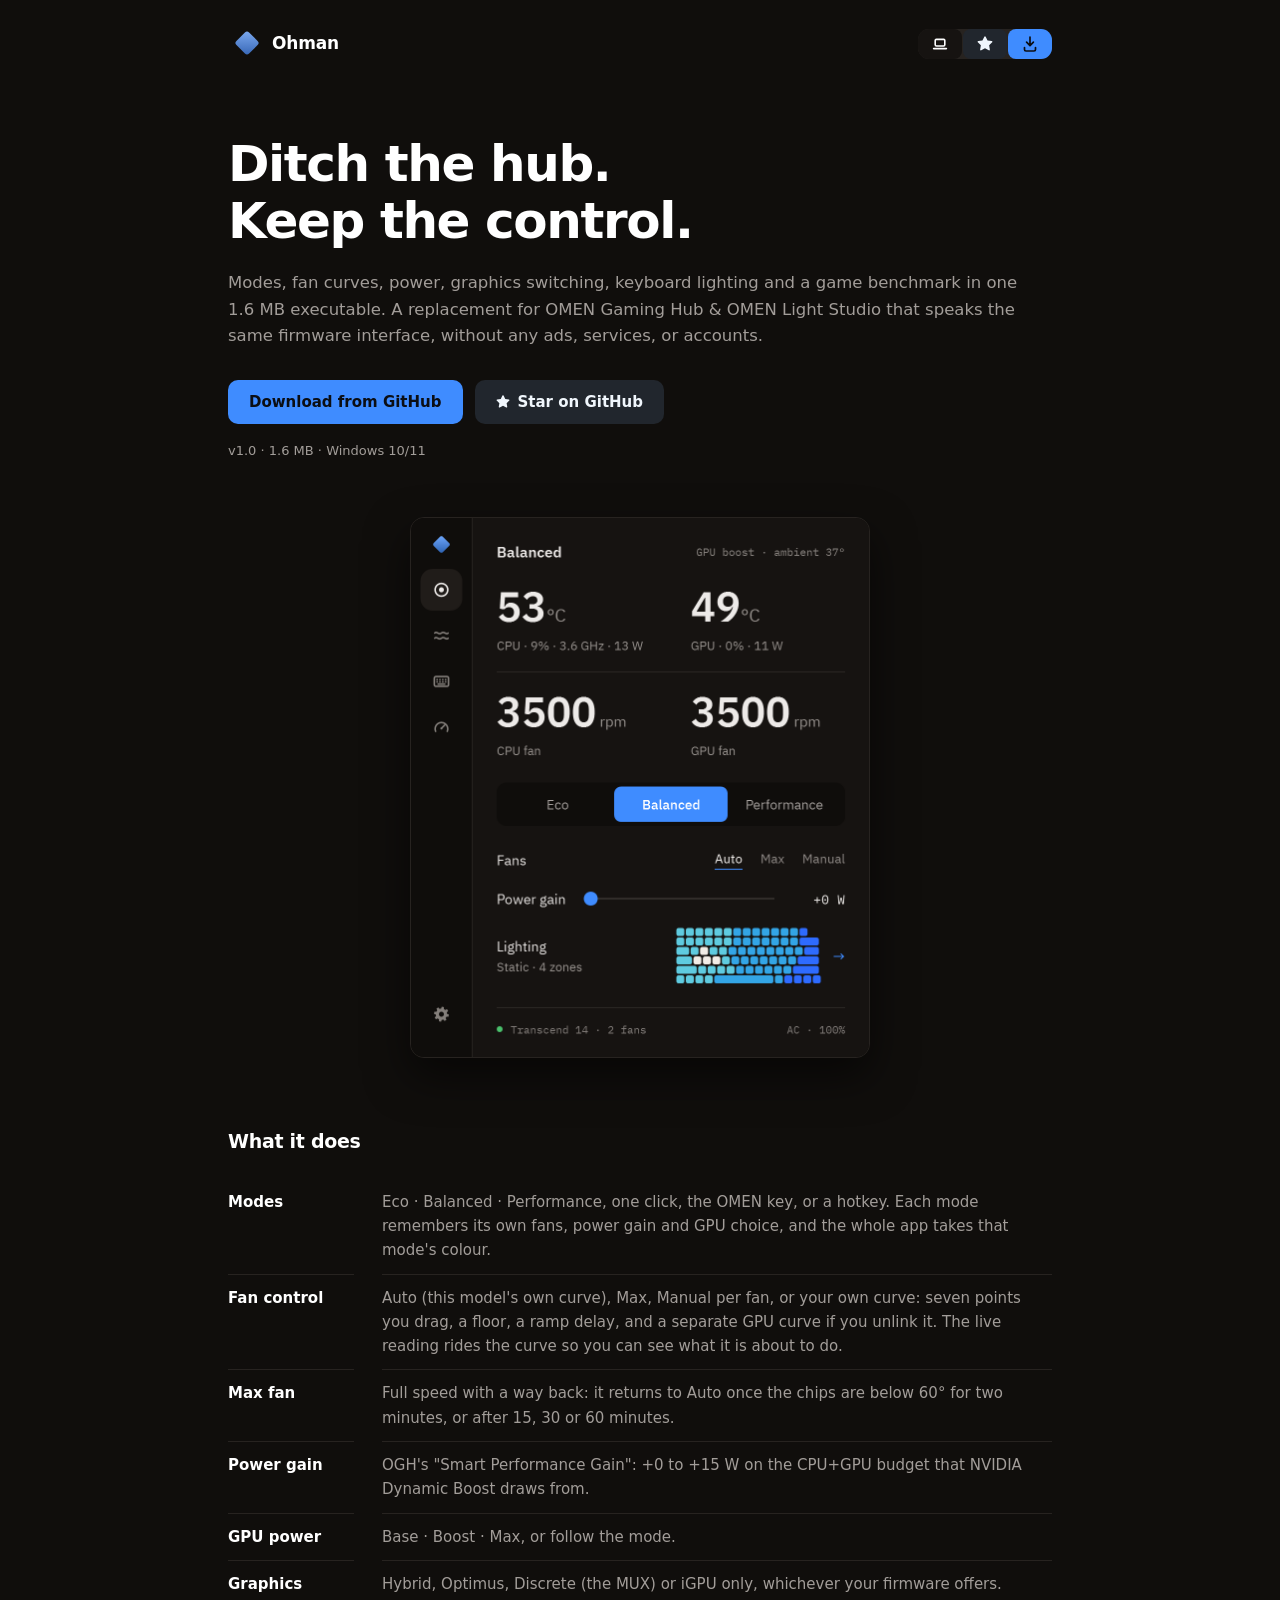
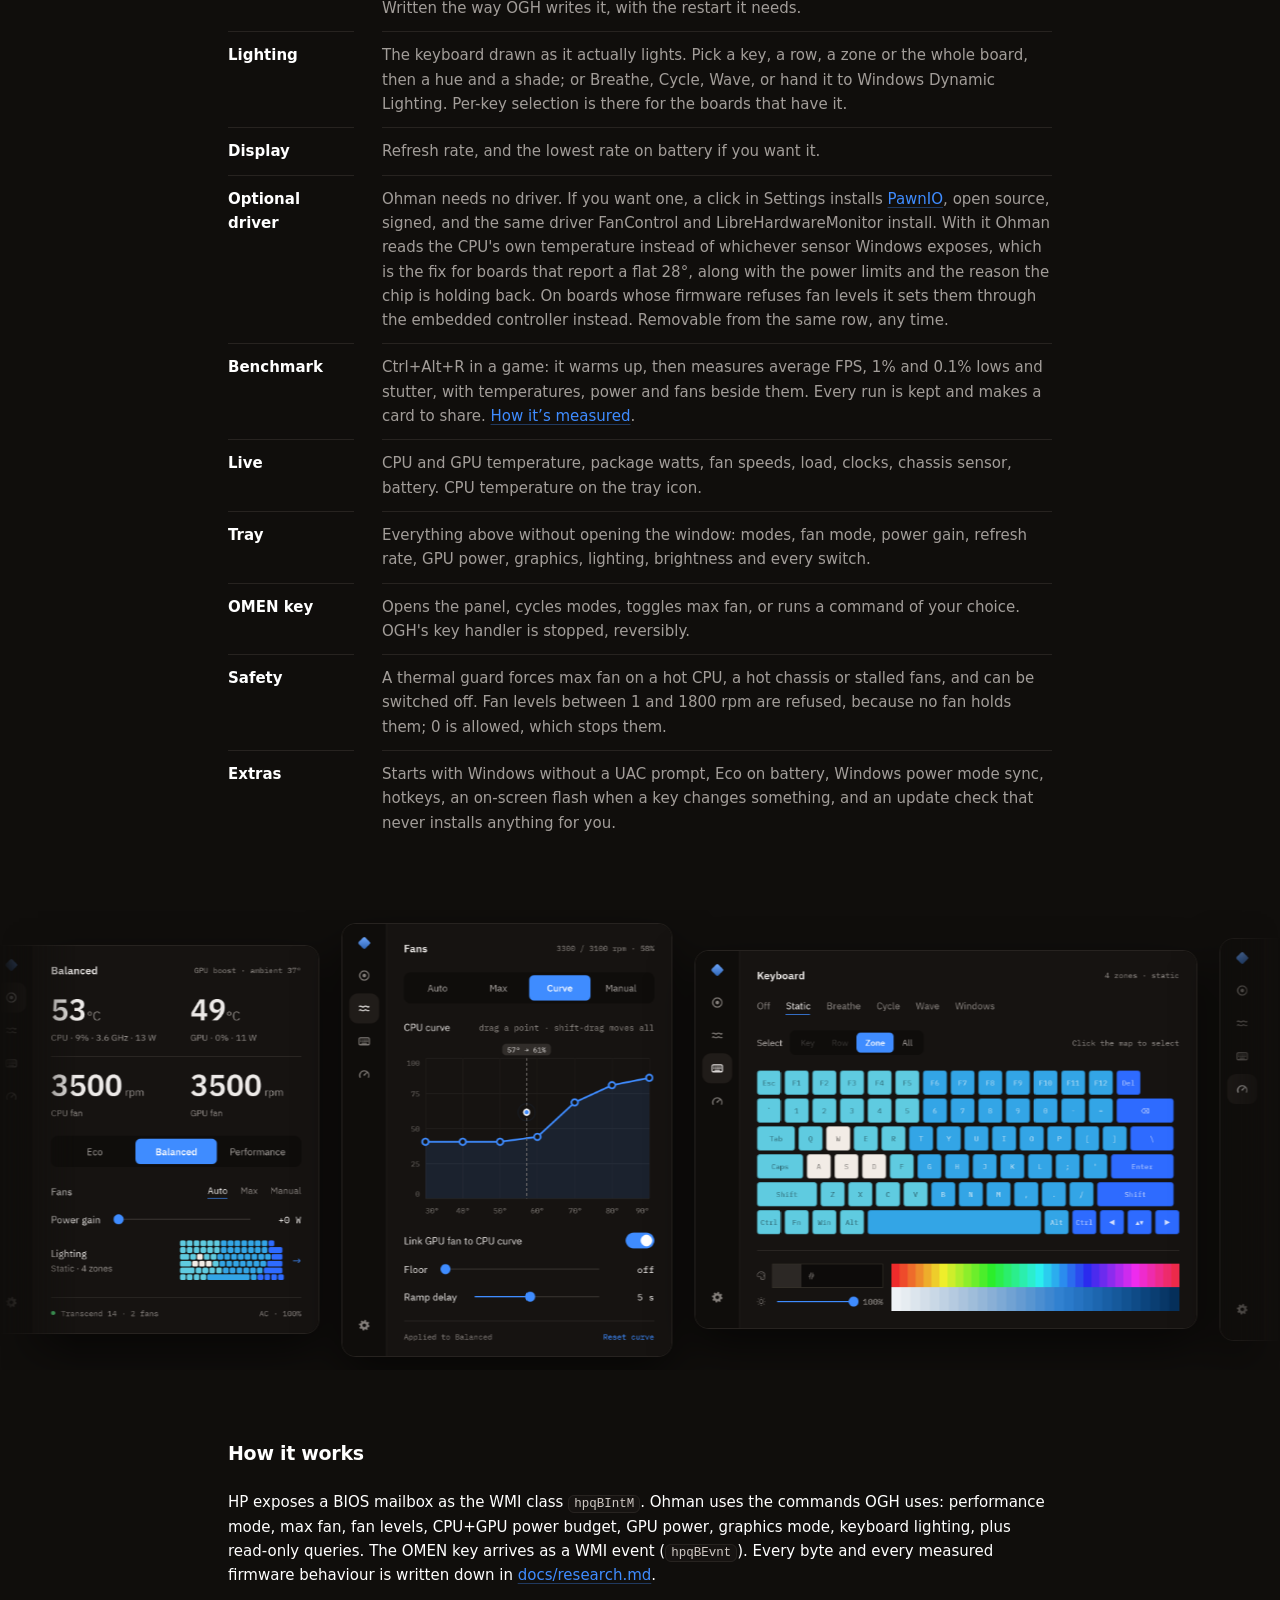
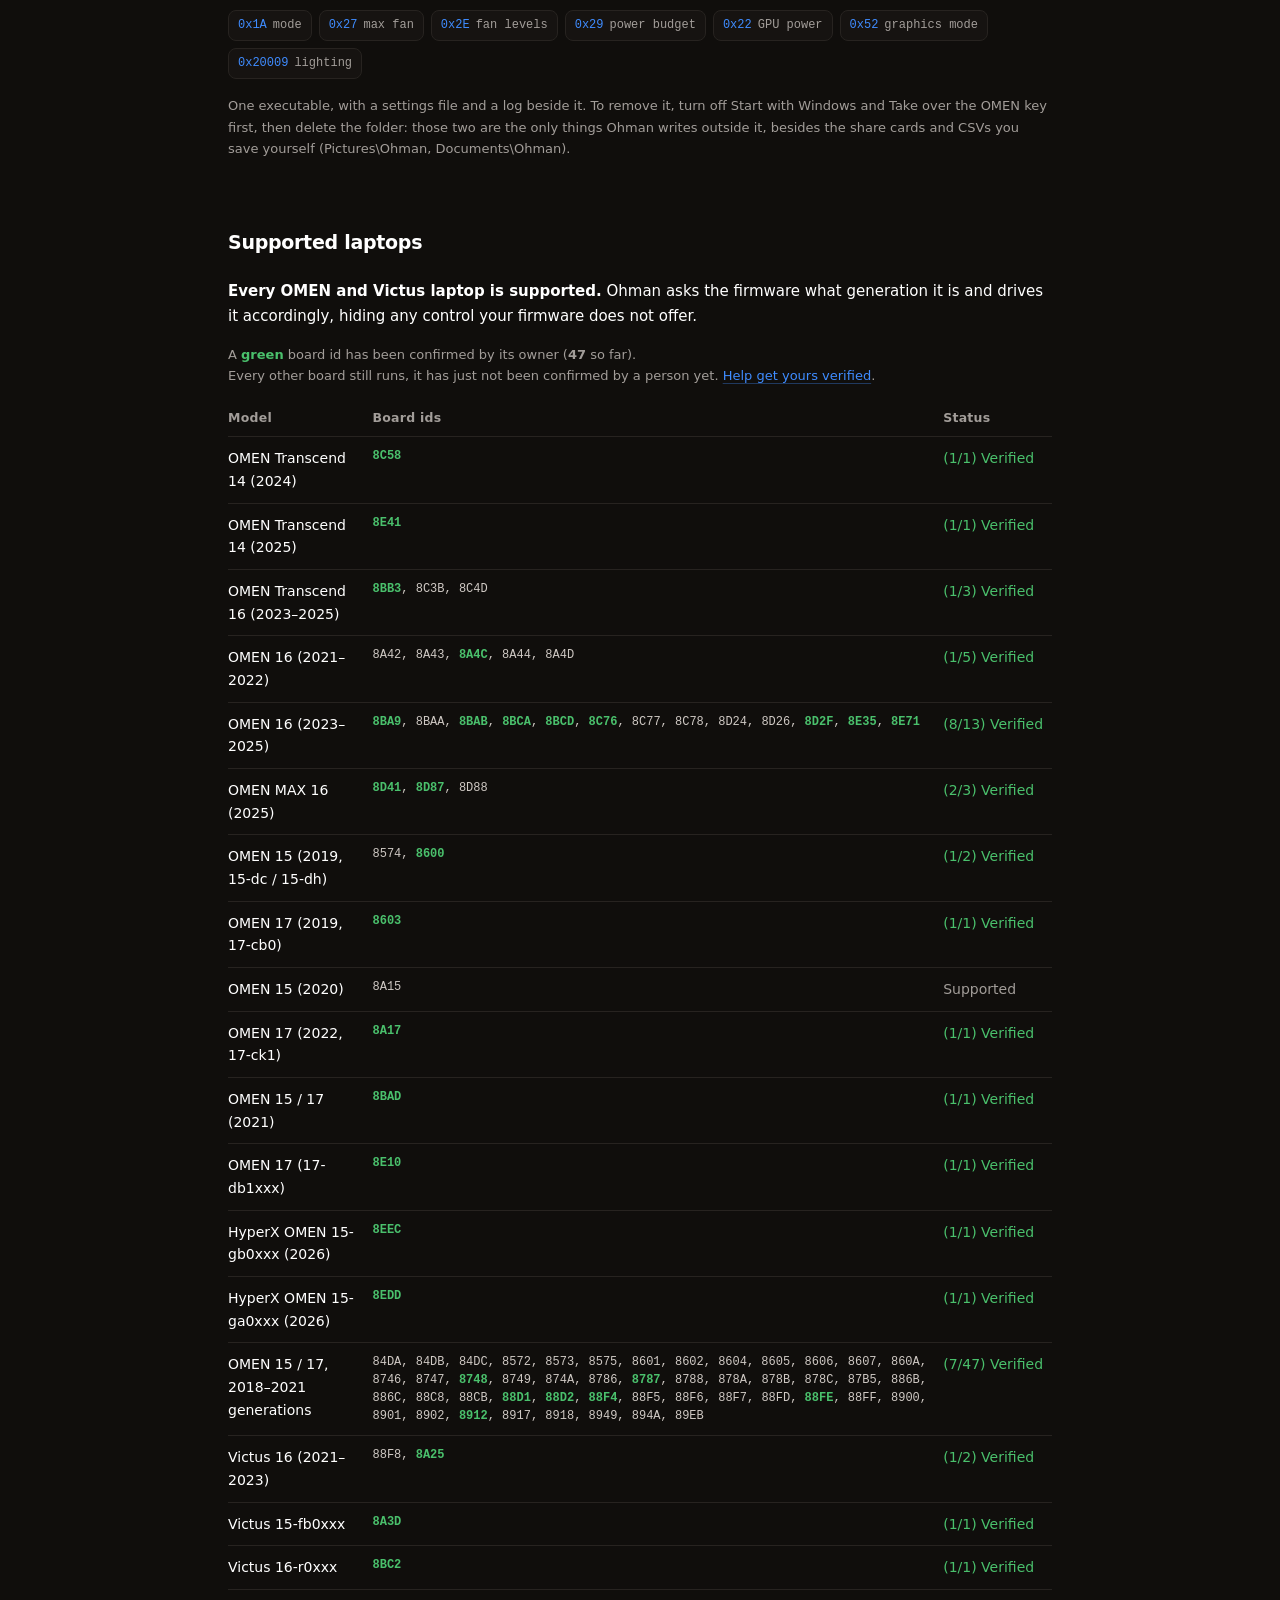
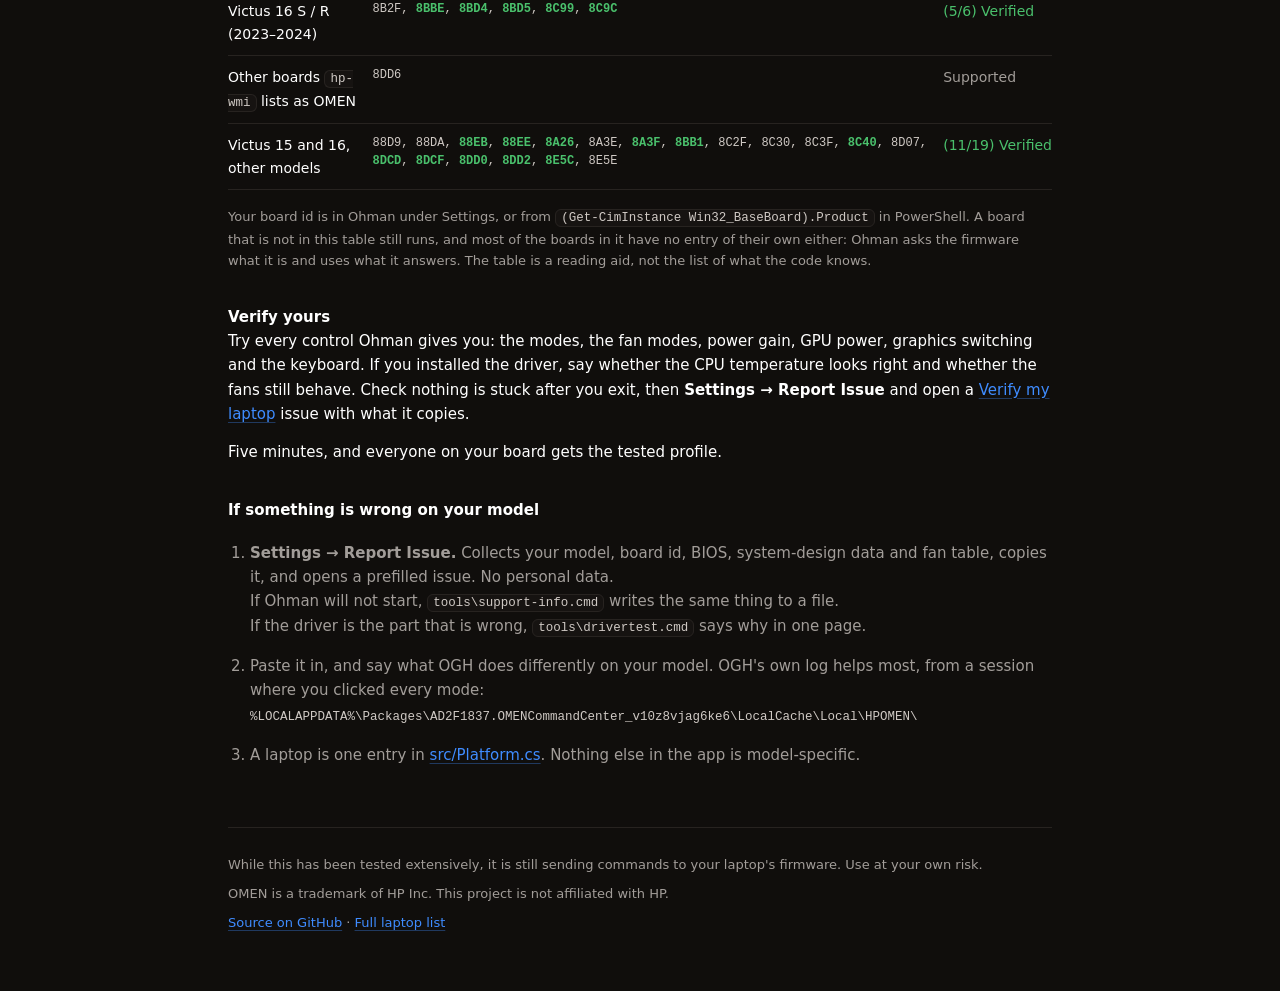
<file: docs/index.html>
﻿<!doctype html>
<!-- Source of truth for the site. Published to ohmanapp/ohmanapp.github.io, which is what GitHub Pages
     serves; this repository does not serve Pages itself. Editing here and forgetting to publish is the
     one way to get them out of step. -->
<html lang="en">
<head>
<meta charset="utf-8">
<meta name="viewport" content="width=device-width, initial-scale=1">
<meta name="color-scheme" content="dark">
<title>Ohman - OMEN Gaming Hub alternative for HP OMEN and Victus laptops</title>
<meta name="description" content="Modes, fan curves, power, graphics switching, keyboard lighting and a game benchmark in one 1.6 MB executable. A replacement for OMEN Gaming Hub and OMEN Light Studio that speaks the same firmware interface, without any ads, services, or accounts.">
<link rel="icon" href="data:image/svg+xml,%3Csvg xmlns='http://www.w3.org/2000/svg' viewBox='0 0 28 28'%3E%3Cdefs%3E%3ClinearGradient id='g' gradientUnits='userSpaceOnUse' x1='4' y1='4' x2='24' y2='24'%3E%3Cstop offset='0' stop-color='%238FBCFF'/%3E%3Cstop offset='1' stop-color='%232454A6'/%3E%3C/linearGradient%3E%3C/defs%3E%3Crect x='7.4' y='7.4' width='13.2' height='13.2' rx='2.2' fill='url(%23g)' transform='rotate(45 14 14)'/%3E%3C/svg%3E">
<meta property="og:title" content="Ohman">
<meta property="og:description" content="Ditch the Hub, keep the control. Modes, fan curves, power, graphics switching, keyboard lighting and a game benchmark in one 1.6 MB executable, without ads, services or accounts.">
<link rel="canonical" href="https://ohmanapp.github.io/">
<meta property="og:url" content="https://ohmanapp.github.io/">
<meta property="og:image" content="https://ohmanapp.github.io/hero.png">
<meta property="og:image:width" content="3840">
<meta property="og:image:height" content="1680">
<meta name="twitter:card" content="summary_large_image">
<style>
/* ---------- palette and tokens: dark only, one accent, warm neutrals to match the app ---------- */
:root{
  --bg:#100E0C;        /* canvas */
  --surface:#161311;   /* chips, code, quiet fills */
  --border:#272320;    /* the single 1px hairline */
  --border-hi:#37322E; /* hairline on hover */
  --text:#FFFFFF;      /* primary */
  --muted:#A29D99;     /* secondary, 8.4:1 on --bg */
  --dim:#CFC9C4;       /* inline code */
  --accent:#3F8CFF;
  --accent-hi:#6BA6FF;
  --ok:#4AC06C;
  --r:10px;            /* surface radius */
  --t:120ms ease;
  --mono:ui-monospace,"Cascadia Mono","Segoe UI Mono",Consolas,monospace;
}

/* ---------- base ---------- */
*,*::before,*::after{box-sizing:border-box}
html{-webkit-text-size-adjust:100%}
body{
  margin:0;
  background:var(--bg);
  color:var(--text);
  font-family:"Segoe UI Variable Text","Segoe UI",system-ui,sans-serif;
  font-size:15px;
  line-height:1.62;
  -webkit-font-smoothing:antialiased;
}
.wrap{max-width:880px;margin:0 auto;padding:0 28px}
a{
  color:var(--accent);
  text-decoration:underline;
  text-decoration-color:rgba(63,140,255,.34);
  text-underline-offset:3px;
  transition:color var(--t),text-decoration-color var(--t);
}
a:hover{color:var(--accent-hi);text-decoration-color:currentColor}
:focus-visible{outline:2px solid var(--accent);outline-offset:3px;border-radius:4px}
img{display:block}

/* ---------- 1. header row ---------- */
.bar{display:flex;align-items:center;justify-content:space-between;gap:16px;padding-top:24px}
.brand{display:flex;align-items:center;gap:11px;font-size:16px;font-weight:600;letter-spacing:-.01em}
/* the mark, and the joke the name is: hover it and it says what it is */
.mark{position:relative;width:38px;height:38px;flex:none}
.mark svg,.mark span{position:absolute;inset:0;transition:opacity 220ms ease,transform 320ms cubic-bezier(.22,1,.28,1)}
.mark span{font-size:28px;line-height:38px;text-align:center;opacity:0;transform:scale(.6) rotate(-18deg)}
.brand:hover .mark svg{opacity:0;transform:scale(.6) rotate(18deg)}
.brand:hover .mark span{opacity:1;transform:none}
.bar nav{display:flex;align-items:center;gap:6px}
.bar .out{padding:6px 10px;color:var(--muted);font-size:14px;text-decoration:none;border-radius:8px}
.bar .out:hover{color:var(--text);background:var(--surface)}
.bar .dl{
  display:inline-flex;align-items:center;gap:7px;
  padding:6px 12px;border-radius:8px;line-height:1.62;
  background:var(--accent);color:#0B0E14;
  font-size:14px;font-weight:600;text-decoration:none;
  transition:background-color var(--t);
}
.bar .dl:hover{background:var(--accent-hi)}
/* GitHub Primer dark: its own surface and border, so the button reads as GitHub's and not as ours */
.gh{
  --gh-bg:#21262D; --gh-bg-hi:#30363D; --gh-edge:rgba(240,246,252,.14); --gh-ink:#F0F6FC;
  background:var(--gh-bg);border:1px solid var(--gh-edge);color:var(--gh-ink);
}
.gh:hover{background:var(--gh-bg-hi);border-color:rgba(240,246,252,.24);color:var(--gh-ink)}
.gh .n{
  margin-left:2px;padding-left:9px;border-left:1px solid var(--gh-edge);
  font-variant-numeric:tabular-nums;color:var(--gh-ink);
}
.bar .gh{
  display:inline-flex;align-items:center;gap:7px;
  padding:5px 12px;border-radius:8px;line-height:1.62;
  font-size:14px;font-weight:600;text-decoration:none;
  transition:background-color var(--t),border-color var(--t);
}
.bar .gh svg{width:13px;height:13px;flex:none}
.bar .dl svg{width:13px;height:13px;flex:none}

/* The header is three glyphs in one strip at every width. The 1 px gap over the container's own border colour
   draws the dividers, so there are no per-segment borders to collapse; Download keeps the accent and GitHub keeps
   its own surface, so it still reads as three actions rather than one ambiguous control. Each of the three carries
   its own padding at a specificity the child selector cannot reach, which is why they are always set together. */
.bar nav{gap:1px;background:var(--border);border-radius:9px;overflow:hidden}
.bar nav > a{border:0;border-radius:0;gap:0}
.bar .out,.bar .gh,.bar .dl{padding:6px 12px}
.bar .out{display:inline-flex;align-items:center;background:var(--surface);color:var(--text)}
.bar .out svg{display:block}
.bar .gh{background:var(--gh-bg)}
.bar .out svg,.bar .gh svg,.bar .dl svg{width:14px;height:14px}
.bar .lbl,.bar .gh .n{display:none}

/* On a PC there is room for both to be a step larger. The strip is padded to the mark's own height rather than
   to whatever the glyph needs: centring alone left a 42 px brand beside a 32 px pill, which reads as two things
   at different scales instead of one navbar. Equal heights are what make it one row. */
@media (min-width:561px){
  .brand{font-size:17px;gap:4px}
  .mark{width:40px;height:40px}
  .mark span{font-size:30px;line-height:40px}
  .bar nav{border-radius:11px}
  .bar .out,.bar .gh,.bar .dl{padding:7px 14px}
  .bar .out svg,.bar .gh svg,.bar .dl svg{width:16px;height:16px}
}

/* ---------- 2. hero ---------- */
.hero{padding-top:72px}
h1{
  margin:0 0 20px;
  font-size:clamp(29px,6vw,50px);
  font-weight:600;
  line-height:1.14;
  letter-spacing:-.028em;
  text-wrap:balance;
}
.lede{margin:0;color:var(--muted);font-size:16.5px}

/* ---------- 3. buttons and meta ---------- */
.cta{display:flex;flex-wrap:wrap;gap:12px;margin-top:30px}
.btn{
  display:inline-flex;align-items:center;justify-content:center;gap:8px;
  height:44px;padding:0 20px;
  border:1px solid transparent;border-radius:var(--r);
  font:inherit;font-size:15px;font-weight:600;
  text-decoration:none;white-space:nowrap;
  transition:background-color var(--t),border-color var(--t),color var(--t);
}
.btn-primary{background:var(--accent);color:#0B0E14}      /* dark label keeps 6.9:1 on the accent */
.btn-primary:hover{background:var(--accent-hi);color:#0B0E14}   /* a:hover would paint the label the colour of the fill */
.btn-secondary{border-color:var(--border);color:var(--text)}
.btn-secondary:hover{border-color:var(--border-hi);background:var(--surface)}
.btn.gh .n{font-size:14px}
.btn svg{width:14px;height:14px;flex:none}
.count{color:var(--muted);font-weight:500;font-variant-numeric:tabular-nums}
.meta{margin:16px 0 0;color:var(--muted);font-size:13px}

/* ---------- 4. the hero shot, and the strip of screens ---------- */
.shot{
  width:100%;max-width:460px;height:auto;
  margin:56px auto 0;
  border:1px solid var(--border);border-radius:14px;
  box-shadow:0 18px 44px rgba(0,0,0,.55);
}

/* full-bleed: the only thing on the page that leaves the column */
.strip{
  margin:64px 0 0;width:100vw;position:relative;left:50%;transform:translateX(-50%);
  overflow:hidden;
  -webkit-mask-image:linear-gradient(90deg,transparent,#000 6%,#000 94%,transparent);
          mask-image:linear-gradient(90deg,transparent,#000 6%,#000 94%,transparent);
}
.strip-track{display:flex;align-items:center;width:max-content;animation:drift 64s linear infinite}
.strip:hover .strip-track{animation-play-state:paused}
/* One scale for all four, never one height: the window is a different size on every page and that is the point.
   Keyboard is the wide one and Settings the tall one, exactly as they are on screen. Widths are the window's own
   dimensions at 0.72; height follows from the image, so nothing is stretched.
   The spacing is a margin and not a gap, because a gap is not part of the track's width and the loop would land
   8px short every cycle. */
.strip img{
  height:auto;flex:none;margin-right:22px;
  border:1px solid var(--border);border-radius:14px;
  box-shadow:0 18px 44px rgba(0,0,0,.55);
}
.strip img[width="920"]{width:331px}
.strip img[width="1400"]{width:503px}
@keyframes drift{from{transform:translateX(0)}to{transform:translateX(calc(-100% / 3))}}
@media (prefers-reduced-motion:reduce){.strip-track{animation:none}.strip{overflow-x:auto}}
/* With the script running, the strip is a real sideways scroller that the script drifts (see the end of the page). */
.strip.live{overflow-x:auto;overflow-y:hidden;scrollbar-width:none;overscroll-behavior-x:contain;cursor:grab}
.strip.live::-webkit-scrollbar{display:none}
.strip.live .strip-track{animation:none;will-change:transform}
.strip.live.drag{cursor:grabbing}
.strip.live img{-webkit-user-drag:none;user-select:none}

/* ---------- sections ---------- */
section{margin-top:68px}
h2{margin:0 0 22px;font-size:19px;font-weight:600;letter-spacing:-.015em}
h3{margin:34px 0 0;font-size:15px;font-weight:600}
p{margin:0 0 14px}
p:last-child{margin-bottom:0}

/* ---------- 5. what it does: two columns ---------- */
.dl{display:grid;grid-template-columns:126px 1fr;column-gap:28px;margin:0}
.dl dt{padding:11px 0;font-weight:600}
.dl dd{margin:0;padding:11px 0;color:var(--muted)}
.dl dt:not(:first-of-type),.dl dd:not(:first-of-type){border-top:1px solid var(--border)}

/* ---------- 6. command chips: real opcodes ---------- */
.chips{display:flex;flex-wrap:wrap;gap:7px;margin:22px 0 0;padding:0;list-style:none}
.chips li{
  display:flex;align-items:baseline;gap:6px;
  padding:5px 9px;
  background:var(--surface);border:1px solid var(--border);border-radius:8px;
  font-family:var(--mono);font-size:12px;color:var(--muted);
}
.chips b{color:var(--accent);font-weight:400}

/* ---------- 7. code ---------- */
pre{
  margin:14px 0;padding:12px 14px;
  background:var(--surface);border:1px solid var(--border);border-radius:var(--r);
  overflow-x:auto;
}
pre code{font-size:13px;color:var(--dim)}
code{font-family:var(--mono)}
p code,li code,td code{
  padding:1px 5px;
  background:var(--surface);border:1px solid var(--border);border-radius:6px;
  font-size:12.5px;color:var(--dim);
}
/* long paths wrap mid-word, so they get no box to break across lines */
code.path{padding:0;background:none;border:0;overflow-wrap:anywhere}
ol{margin:18px 0 0;padding-left:22px;color:var(--muted)}
ol li{margin-bottom:16px}
ol li:last-child{margin-bottom:0}

/* ---------- 7b. laptops table ---------- */
.tablewrap{overflow-x:auto;margin-top:6px}
.models{width:100%;border-collapse:collapse;font-size:14px}
.models th{text-align:left;font-weight:600;padding:8px 12px 8px 0;border-bottom:1px solid var(--border);color:var(--muted);font-size:12.5px;letter-spacing:.02em}
.models td{padding:10px 12px 10px 0;border-bottom:1px solid var(--border);vertical-align:top}
.models td:last-child,.models th:last-child{padding-right:0}
.models td.st,.models th.st{white-space:nowrap}
.models td.ids{font-family:var(--mono);font-size:12px;color:var(--dim);line-height:1.5}
.models td.st{white-space:nowrap;color:var(--muted)}
.models td.st.v{color:var(--ok)}
.models .ids b.v,.note b.v{color:var(--ok);font-weight:600}
.note{margin-top:16px;color:var(--muted);font-size:13px}
/* the family names, so someone scanning finds their own laptop without reading board ids */
.fam{color:var(--text);font-size:15px}

/* ---------- 8. footer ---------- */
footer{
  margin-top:60px;padding:26px 0 60px;
  border-top:1px solid var(--border);
  color:var(--muted);font-size:13px;
}
footer p{margin:0 0 8px}

/* ---------- responsive: 360px up, no horizontal scroll ---------- */
@media (max-width:640px){
  .pair{grid-template-columns:1fr;gap:28px}
}
@media (max-width:560px){
  .dl{grid-template-columns:1fr}
  /* One rule per item, under the heading, binding it to its own text.
     Both selectors are spelled out because the base rule is .dl dd:not(:first-of-type), which out-specifies a
     plain .dl dd - so the old reset here never applied and dt and dd were each drawing a line. That was the
     pair of rules stacked either side of every heading on a phone. */
  .dl dt,.dl dt:not(:first-of-type){padding:22px 0 0;border-top:0}
  .dl dt:first-of-type{padding-top:0}
  .dl dd,.dl dd:not(:first-of-type){margin-top:7px;padding:9px 0 0;border-top:1px solid var(--border)}
  .brand{gap:6px}
}
@media (max-width:420px){
  .wrap{padding:0 18px}
  .cta{flex-direction:column;align-items:stretch}
  .btn{width:100%}
}
@media (prefers-reduced-motion:reduce){
  *{transition:none!important;animation:none!important}
}
</style>
</head>
<body>

<div class="wrap">

  <!-- 1. header -->
  <header class="bar">
    <span class="brand"><span class="mark" aria-hidden="true"><svg viewBox="0 0 28 28" width="38" height="38"><defs><linearGradient id="mk" gradientUnits="userSpaceOnUse" x1="4" y1="4" x2="24" y2="24"><stop offset="0" stop-color="#8FBCFF"/><stop offset="1" stop-color="#2454A6"/></linearGradient></defs><rect x="7.4" y="7.4" width="13.2" height="13.2" rx="2.2" fill="url(#mk)" transform="rotate(45 14 14)"/></svg><span>😮</span></span>Ohman</span>
    <nav>
      <a class="out" href="#laptops" aria-label="Supported laptops" title="Laptops Ohman supports">
        <svg viewBox="0 0 16 16" aria-hidden="true" fill="none" stroke="currentColor" stroke-width="1.6" stroke-linecap="round" stroke-linejoin="round"><rect x="3.2" y="3.4" width="9.6" height="6.6" rx="1.2"/><path d="M1.6 12.6h12.8"/></svg>
        <span class="lbl">Laptops</span>
      </a>
      <a class="gh" href="https://github.com/P4R1H/Ohman" aria-label="Ohman on GitHub" title="Ohman on GitHub">
        <svg viewBox="0 0 16 16" aria-hidden="true" fill="currentColor"><path d="M8 .25a.75.75 0 0 1 .673.418l1.882 3.815 4.21.612a.75.75 0 0 1 .416 1.279l-3.046 2.97.719 4.192a.751.751 0 0 1-1.088.791L8 12.347l-3.766 1.98a.75.75 0 0 1-1.088-.79l.72-4.194L.818 6.374a.75.75 0 0 1 .416-1.28l4.21-.611L7.327.668A.75.75 0 0 1 8 .25Z"/></svg>
        <span class="lbl">GitHub</span> <span class="n" id="starsNav" hidden></span>
      </a>
      <a class="dl" href="https://github.com/P4R1H/Ohman/releases/latest" aria-label="Download Ohman" title="Download the latest release">
        <svg viewBox="0 0 16 16" aria-hidden="true" fill="currentColor"><path d="M8 1v8.2M4.6 6.2L8 9.6l3.4-3.4" stroke="currentColor" stroke-width="1.7" fill="none" stroke-linecap="round" stroke-linejoin="round"/><path d="M2.5 11.5v2A1.5 1.5 0 0 0 4 15h8a1.5 1.5 0 0 0 1.5-1.5v-2" stroke="currentColor" stroke-width="1.7" fill="none" stroke-linecap="round"/></svg>
        <span class="lbl">Download</span>
      </a>
    </nav>
  </header>

  <main>

    <!-- 2. hero -->
    <div class="hero">
      <h1>Ditch the hub.<br>Keep the control.</h1>
      <p class="lede">Modes, fan curves, power, graphics switching, keyboard lighting and a game benchmark in one 1.6&nbsp;MB executable. A replacement for OMEN Gaming Hub &amp; OMEN Light Studio that speaks the same firmware interface, without any ads, services, or accounts.</p>

      <!-- 3. actions -->
      <div class="cta">
        <a class="btn btn-primary" href="https://github.com/P4R1H/Ohman/releases/latest">Download from GitHub</a>
        <a class="btn gh" href="https://github.com/P4R1H/Ohman">
          <svg viewBox="0 0 16 16" aria-hidden="true" fill="currentColor"><path d="M8 .25a.75.75 0 0 1 .673.418l1.882 3.815 4.21.612a.75.75 0 0 1 .416 1.279l-3.046 2.97.719 4.192a.751.751 0 0 1-1.088.791L8 12.347l-3.766 1.98a.75.75 0 0 1-1.088-.79l.72-4.194L.818 6.374a.75.75 0 0 1 .416-1.28l4.21-.611L7.327.668A.75.75 0 0 1 8 .25Z"/></svg>
          Star on GitHub <span class="n" id="stars" hidden></span>
        </a>
      </div>
      <p class="meta"><span id="ver">v1.0</span> &middot; <span id="size">1.6 MB</span> &middot; Windows 10/11</p>
    </div>

    <!-- 4. the app -->
    <img class="shot" src="home.png" width="920" height="1082"
         alt="The Ohman panel: Eco, Balanced and Performance buttons, live CPU and GPU temperatures and fan speeds, and rows for fans, power gain and keyboard lighting.">

    <!-- 5. what it does -->
    <section aria-labelledby="what">
      <h2 id="what">What it does</h2>
      <dl class="dl">
        <dt>Modes</dt>
        <dd>Eco &middot; Balanced &middot; Performance, one click, the OMEN key, or a hotkey. Each mode remembers its own fans, power gain and GPU choice, and the whole app takes that mode's colour.</dd>
        <dt>Fan control</dt>
        <dd>Auto (this model's own curve), Max, Manual per fan, or your own curve: seven points you drag, a floor, a ramp delay, and a separate GPU curve if you unlink it. The live reading rides the curve so you can see what it is about to do.</dd>
        <dt>Max fan</dt>
        <dd>Full speed with a way back: it returns to Auto once the chips are below 60&deg; for two minutes, or after 15, 30 or 60 minutes.</dd>
        <dt>Power gain</dt>
        <dd>OGH's "Smart Performance Gain": +0 to +15&nbsp;W on the CPU+GPU budget that NVIDIA Dynamic Boost draws from.</dd>
        <dt>GPU power</dt>
        <dd>Base &middot; Boost &middot; Max, or follow the mode.</dd>
        <dt>Graphics</dt>
        <dd>Hybrid, Optimus, Discrete (the MUX) or iGPU&nbsp;only, whichever your firmware offers. Written the way OGH writes it, with the restart it needs.</dd>
        <dt>Lighting</dt>
        <dd>The keyboard drawn as it actually lights. Pick a key, a row, a zone or the whole board, then a hue and a shade; or Breathe, Cycle, Wave, or hand it to Windows Dynamic Lighting. Per-key selection is there for the boards that have it.</dd>
        <dt>Display</dt>
        <dd>Refresh rate, and the lowest rate on battery if you want it.</dd>
        <dt>Optional driver</dt>
        <dd>Ohman needs no driver. If you want one, a click in Settings installs <a href="https://pawnio.eu">PawnIO</a>, open source, signed, and the same driver FanControl and LibreHardwareMonitor install. With it Ohman reads the CPU's own temperature instead of whichever sensor Windows exposes, which is the fix for boards that report a flat 28&deg;, along with the power limits and the reason the chip is holding back. On boards whose firmware refuses fan levels it sets them through the embedded controller instead. Removable from the same row, any time.</dd>
        <dt>Benchmark</dt>
        <dd>Ctrl+Alt+R in a game: it warms up, then measures average FPS, 1% and 0.1% lows and stutter, with temperatures, power and fans beside them. Every run is kept and makes a card to share. <a href="https://github.com/P4R1H/Ohman/blob/main/docs/benchmark.md">How it&rsquo;s measured</a>.</dd>
        <dt>Live</dt>
        <dd>CPU and GPU temperature, package watts, fan speeds, load, clocks, chassis sensor, battery. CPU temperature on the tray icon.</dd>
        <dt>Tray</dt>
        <dd>Everything above without opening the window: modes, fan mode, power gain, refresh rate, GPU power, graphics, lighting, brightness and every switch.</dd>
        <dt>OMEN key</dt>
        <dd>Opens the panel, cycles modes, toggles max fan, or runs a command of your choice. OGH's key handler is stopped, reversibly.</dd>
        <dt>Safety</dt>
        <dd>A thermal guard forces max fan on a hot CPU, a hot chassis or stalled fans, and can be switched off. Fan levels between 1&nbsp;and 1800&nbsp;rpm are refused, because no fan holds them; 0 is allowed, which stops them.</dd>
        <dt>Extras</dt>
        <dd>Starts with Windows without a UAC prompt, Eco on battery, Windows power mode sync, hotkeys, an on-screen flash when a key changes something, and an update check that never installs anything for you.</dd>
      </dl>

    </section>

    <!-- every screen, at one height so each keeps its own shape; three copies so the loop never shows a seam -->
    <div class="strip" aria-label="The five pages of the Ohman window">
      <div class="strip-track">
        <img src="home.png" width="920" height="1082" alt="The Home page: modes, live temperatures and fan speeds, power gain and a lighting preview.">
        <img src="fans.png" width="920" height="1208" alt="The Fans page: Auto, Max, Curve and Manual, with a draggable seven-point curve.">
        <img src="keyboard.png" width="1400" height="1054" alt="The Keyboard page: the board in its real zone colours, with hue and shade strips.">
        <img src="bench.png" width="920" height="1122" alt="The Benchmark page: a finished run, its FPS beside the runs before it, the FPS graph and frame times, temperatures, power and fans.">
        <img src="settings.png" width="920" height="1280" alt="The Settings page: the OMEN key, power, display and app sections.">
        <img src="home.png" width="920" height="1082" alt="" aria-hidden="true">
        <img src="fans.png" width="920" height="1208" alt="" aria-hidden="true">
        <img src="keyboard.png" width="1400" height="1054" alt="" aria-hidden="true">
        <img src="bench.png" width="920" height="1122" alt="" aria-hidden="true">
        <img src="settings.png" width="920" height="1280" alt="" aria-hidden="true">
        <img src="home.png" width="920" height="1082" alt="" aria-hidden="true">
        <img src="fans.png" width="920" height="1208" alt="" aria-hidden="true">
        <img src="keyboard.png" width="1400" height="1054" alt="" aria-hidden="true">
        <img src="bench.png" width="920" height="1122" alt="" aria-hidden="true">
        <img src="settings.png" width="920" height="1280" alt="" aria-hidden="true">
      </div>
    </div>

    <!-- 6. how it works -->
    <section aria-labelledby="how">
      <h2 id="how">How it works</h2>
      <p>HP exposes a BIOS mailbox as the WMI class <code>hpqBIntM</code>. Ohman uses the commands OGH uses: performance mode, max fan, fan levels, CPU+GPU power budget, GPU power, graphics mode, keyboard lighting, plus read-only queries. The OMEN key arrives as a WMI event (<code>hpqBEvnt</code>). Every byte and every measured firmware behaviour is written down in <a href="https://github.com/P4R1H/Ohman/blob/main/docs/research.md">docs/research.md</a>.</p>
      <ul class="chips">
        <li><b>0x1A</b> mode</li>
        <li><b>0x27</b> max fan</li>
        <li><b>0x2E</b> fan levels</li>
        <li><b>0x29</b> power budget</li>
        <li><b>0x22</b> GPU power</li>
        <li><b>0x52</b> graphics mode</li>
        <li><b>0x20009</b> lighting</li>
      </ul>
      <p class="note">One executable, with a settings file and a log beside it. To remove it, turn off Start with Windows and Take over the OMEN key first, then delete the folder: those two are the only things Ohman writes outside it, besides the share cards and CSVs you save yourself (Pictures\Ohman, Documents\Ohman).</p>
    </section>

    <!-- 7b. laptops -->
    <section aria-labelledby="laptops">
      <h2 id="laptops">Supported laptops</h2>
      <p><b>Every OMEN and Victus laptop is supported.</b> Ohman asks the firmware what generation it is and
      drives it accordingly, hiding any control your firmware does not offer.</p>


      <p class="note">A <b class="v">green</b> board id has been confirmed by its owner (<b id="nverified">47</b> so far).<br>
      Every other board still runs, it has just not been
      confirmed by a person yet. <a href="#verify">Help get yours verified</a>.</p>

      <div class="tablewrap">
      <table class="models">
        <thead><tr><th>Model</th><th>Board ids</th><th class="st">Status</th></tr></thead>
        <tbody>
        <tr><td>OMEN Transcend 14 (2024)</td><td class="ids"><b class="v">8C58</b></td><td class="st v">(1/1) Verified</td></tr>
        <tr><td>OMEN Transcend 14 (2025)</td><td class="ids"><b class="v">8E41</b></td><td class="st v">(1/1) Verified</td></tr>
        <tr><td>OMEN Transcend 16 (2023&ndash;2025)</td><td class="ids"><b class="v">8BB3</b>, 8C3B, 8C4D</td><td class="st v">(1/3) Verified</td></tr>
        <tr><td>OMEN 16 (2021&ndash;2022)</td><td class="ids">8A42, 8A43, <b class="v">8A4C</b>, 8A44, 8A4D</td><td class="st v">(1/5) Verified</td></tr>
        <tr><td>OMEN 16 (2023&ndash;2025)</td><td class="ids"><b class="v">8BA9</b>, 8BAA, <b class="v">8BAB</b>, <b class="v">8BCA</b>, <b class="v">8BCD</b>, <b class="v">8C76</b>, 8C77, 8C78, 8D24, 8D26, <b class="v">8D2F</b>, <b class="v">8E35</b>, <b class="v">8E71</b></td><td class="st v">(8/13) Verified</td></tr>
        <tr><td>OMEN MAX 16 (2025)</td><td class="ids"><b class="v">8D41</b>, <b class="v">8D87</b>, 8D88</td><td class="st v">(2/3) Verified</td></tr>
        <tr><td>OMEN 15 (2019, 15-dc / 15-dh)</td><td class="ids">8574, <b class="v">8600</b></td><td class="st v">(1/2) Verified</td></tr>
        <tr><td>OMEN 17 (2019, 17-cb0)</td><td class="ids"><b class="v">8603</b></td><td class="st v">(1/1) Verified</td></tr>
        <tr><td>OMEN 15 (2020)</td><td class="ids">8A15</td><td class="st">Supported</td></tr>
        <tr><td>OMEN 17 (2022, 17-ck1)</td><td class="ids"><b class="v">8A17</b></td><td class="st v">(1/1) Verified</td></tr>
        <tr><td>OMEN 15 / 17 (2021)</td><td class="ids"><b class="v">8BAD</b></td><td class="st v">(1/1) Verified</td></tr>
        <tr><td>OMEN 17 (17-db1xxx)</td><td class="ids"><b class="v">8E10</b></td><td class="st v">(1/1) Verified</td></tr>
        <tr><td>HyperX OMEN 15-gb0xxx (2026)</td><td class="ids"><b class="v">8EEC</b></td><td class="st v">(1/1) Verified</td></tr>
        <tr><td>HyperX OMEN 15-ga0xxx (2026)</td><td class="ids"><b class="v">8EDD</b></td><td class="st v">(1/1) Verified</td></tr>
        <tr><td>OMEN 15 / 17, 2018&ndash;2021 generations</td><td class="ids">84DA, 84DB, 84DC, 8572, 8573, 8575, 8601, 8602, 8604, 8605, 8606, 8607, 860A, 8746, 8747, <b class="v">8748</b>, 8749, 874A, 8786, <b class="v">8787</b>, 8788, 878A, 878B, 878C, 87B5, 886B, 886C, 88C8, 88CB, <b class="v">88D1</b>, <b class="v">88D2</b>, <b class="v">88F4</b>, 88F5, 88F6, 88F7, 88FD, <b class="v">88FE</b>, 88FF, 8900, 8901, 8902, <b class="v">8912</b>, 8917, 8918, 8949, 894A, 89EB</td><td class="st v">(7/47) Verified</td></tr>
        <tr><td>Victus 16 (2021&ndash;2023)</td><td class="ids">88F8, <b class="v">8A25</b></td><td class="st v">(1/2) Verified</td></tr>
        <tr><td>Victus 15-fb0xxx</td><td class="ids"><b class="v">8A3D</b></td><td class="st v">(1/1) Verified</td></tr>
        <tr><td>Victus 16-r0xxx</td><td class="ids"><b class="v">8BC2</b></td><td class="st v">(1/1) Verified</td></tr>
        <tr><td>Victus 16 S / R (2023&ndash;2024)</td><td class="ids">8B2F, <b class="v">8BBE</b>, <b class="v">8BD4</b>, <b class="v">8BD5</b>, <b class="v">8C99</b>, <b class="v">8C9C</b></td><td class="st v">(5/6) Verified</td></tr>
        <tr><td>Other boards <code>hp-wmi</code> lists as OMEN</td><td class="ids">8DD6</td><td class="st">Supported</td></tr>
        <tr><td>Victus 15 and 16, other models</td><td class="ids">88D9, 88DA, <b class="v">88EB</b>, <b class="v">88EE</b>, <b class="v">8A26</b>, 8A3E, <b class="v">8A3F</b>, <b class="v">8BB1</b>, 8C2F, 8C30, 8C3F, <b class="v">8C40</b>, 8D07, <b class="v">8DCD</b>, <b class="v">8DCF</b>, <b class="v">8DD0</b>, <b class="v">8DD2</b>, <b class="v">8E5C</b>, 8E5E</td><td class="st v">(11/19) Verified</td></tr>
        </tbody>
      </table>
      </div>
      <p class="note">Your board id is in Ohman under Settings, or from <code>(Get-CimInstance Win32_BaseBoard).Product</code> in PowerShell. A board that is not in this table still runs, and most of the boards in it have no entry of their own either: Ohman asks the firmware what it is and uses what it answers. The table is a reading aid, not the list of what the code knows.</p>

      <h3 id="verify">Verify yours</h3>
      <p>Try every control Ohman gives you: the modes, the fan modes, power gain, GPU power, graphics switching and
      the keyboard. If you installed the driver, say whether the CPU temperature looks right and whether the fans
      still behave. Check nothing is stuck after you exit, then <b>Settings &rarr; Report Issue</b> and open a
      <a href="https://github.com/P4R1H/Ohman/issues/new?template=verify-laptop.yml">Verify my laptop</a> issue with what it copies.</p>

      <p>Five minutes, and everyone on your board gets the tested profile.</p>

      <h3>If something is wrong on your model</h3>
      <ol>
        <li><b>Settings &rarr; Report Issue.</b> Collects your model, board id, BIOS, system-design data and fan table, copies it, and opens a prefilled issue. No personal data.
          <br>If Ohman will not start, <code>tools\support-info.cmd</code> writes the same thing to a file.
          <br>If the driver is the part that is wrong, <code>tools\drivertest.cmd</code> says why in one page.</li>
        <li>Paste it in, and say what OGH does differently on your model. OGH's own log helps most, from a session where you clicked every mode: <code class="path">%LOCALAPPDATA%\Packages\AD2F1837.OMENCommandCenter_v10z8vjag6ke6\LocalCache\Local\HPOMEN\</code></li>
        <li>A laptop is one entry in <a href="https://github.com/P4R1H/Ohman/blob/main/src/Platform.cs">src/Platform.cs</a>. Nothing else in the app is model-specific.</li>
      </ol>
    </section>

  </main>

  <!-- 8. footer -->
  <footer>
    <p>While this has been tested extensively, it is still sending commands to your laptop's firmware. Use at your own risk.</p>
    <p>OMEN is a trademark of HP Inc. This project is not affiliated with HP.</p>
    <p><a href="https://github.com/P4R1H/Ohman">Source on GitHub</a> &middot; <a href="https://github.com/P4R1H/Ohman/blob/main/docs/laptops.md">Full laptop list</a></p>
  </footer>

</div>

<script>
/* Fill in the real version, asset size and star count. Static text stays if anything fails. */
(function () {
  if (!window.fetch) return;
  var api = 'https://api.github.com/repos/P4R1H/Ohman';
  var get = function (url) {
    return fetch(url, { headers: { Accept: 'application/vnd.github+json' } })
      .then(function (r) { return r.ok ? r.json() : Promise.reject(r.status); });
  };
  var set = function (id, text) {
    var el = document.getElementById(id);
    if (el && text) { el.textContent = text; }
  };
  get(api + '/releases/latest').then(function (d) {
    var tag = (d.tag_name || '').trim();
    if (tag) set('ver', tag.charAt(0) === 'v' ? tag : 'v' + tag);
    var exe = (d.assets || []).filter(function (a) { return /\.exe$/i.test(a.name || ''); })[0];
    // Over a megabyte, say megabytes: "1237 KB" is accurate and reads like a mistake.
    if (exe && exe.size) {
      var kb = exe.size / 1024;
      set('size', kb >= 1024 ? (kb / 1024).toFixed(1) + ' MB' : Math.round(kb) + ' KB');
    }
  })['catch'](function () {});
  get(api).then(function (d) {
    var n = d.stargazers_count;
    if (typeof n !== 'number') { return; }
    var text = n.toLocaleString('en-US');
    ['stars', 'starsNav'].forEach(function (id) {
      var el = document.getElementById(id);
      if (!el) { return; }
      el.textContent = text;
      el.hidden = false;          // a repository with no stars yet shows the button without a count
    });
  })['catch'](function () {});

  // The count comes from the table below rather than a number written into the sentence, because the sentence
  // said "two" for a week after the fifth owner confirmed theirs.
  (function () {
    var n = document.querySelectorAll('table.models .ids b.v').length;
    var el = document.getElementById('nverified');
    if (!el || !n) { return; }
    var words = ['no', 'One', 'Two', 'Three', 'Four', 'Five', 'Six', 'Seven', 'Eight', 'Nine', 'Ten',
                 'Eleven', 'Twelve'];
    el.textContent = n < words.length ? words[n].toLowerCase() : String(n);
  })();
})();

/* The strip of screens drifts by itself, and gives way to a hand: a sideways swipe, a trackpad scroll or a drag
   moves it like any scroller, and the drift picks up from wherever it was left once the hand is gone. Without
   this script (or with reduced motion) the CSS above still runs it. The position is the scroller's own scrollLeft
   plus a sub-pixel transform, so the drift stays as smooth as the CSS animation it replaces. */
(function () {
  var strip = document.querySelector('.strip'), track = strip && strip.querySelector('.strip-track');
  if (!track || !window.requestAnimationFrame) { return; }
  if (window.matchMedia && matchMedia('(prefers-reduced-motion: reduce)').matches) { return; }
  var imgs = track.querySelectorAll('img'), per = imgs.length / 3;
  if (!per || per % 1) { return; }
  strip.className += ' live';
  var set = 0;                       // width of one of the three copies
  var pos = 0;                       // where the drift is, in px, fractional
  var SPEED = 0;                     // px per ms: one copy every 64 s, as the animation did
  var IDLE = 1400;                   // ms after the last touch before the drift resumes
  var lastHand = -1e9, held = false, hover = false, seen = true, last = 0, drag = null;

  function measure() {
    var w = imgs[per].offsetLeft - imgs[0].offsetLeft;
    if (w <= 0) { return false; }
    if (!set) { pos = w; strip.scrollLeft = w; }
    set = w; SPEED = w / 64000;
    return true;
  }
  // Keep the view inside the middle copy, so there is always a copy to either side to scroll into.
  function wrap(x) {
    var max = strip.scrollWidth - strip.clientWidth, lo = set * 0.5, hi = Math.min(set * 1.5, max - 2);
    if (hi - lo < set) { hi = lo + set; }
    while (x >= hi) { x -= set; }
    while (x < lo) { x += set; }
    return x;
  }
  function hand() { lastHand = performance.now(); track.style.transform = ''; }
  function fromScroller() {
    var x = strip.scrollLeft, w = wrap(x);
    if (w !== x) { strip.scrollLeft = w; if (drag) { drag.from += w - x; } }
    pos = w;
  }
  function frame(t) {
    requestAnimationFrame(frame);
    var dt = Math.min(100, t - last); last = t;
    if (!set && !measure()) { return; }
    if (!seen || document.hidden) { return; }
    if (held || hover || t - lastHand < IDLE) { return; }
    pos = wrap(pos + dt * SPEED);
    strip.scrollLeft = pos;
    track.style.transform = 'translate3d(' + (strip.scrollLeft - pos).toFixed(3) + 'px,0,0)';
  }

  // Scroll events while the drift is running are its own; while a hand is on it (or its momentum is), they are the hand's.
  strip.addEventListener('scroll', function () {
    if (held || performance.now() - lastHand < IDLE) { hand(); fromScroller(); }
  }, { passive: true });
  strip.addEventListener('wheel', function (e) {
    if (Math.abs(e.deltaX) > Math.abs(e.deltaY) || e.shiftKey) { hand(); }
  }, { passive: true });
  strip.addEventListener('touchstart', function () { held = true; hand(); }, { passive: true });
  var release = function () { held = false; hand(); };
  strip.addEventListener('touchend', release, { passive: true });
  strip.addEventListener('touchcancel', release, { passive: true });
  strip.addEventListener('mouseenter', function () { hover = true; });
  strip.addEventListener('mouseleave', function () { hover = false; });
  // A mouse has no sideways swipe, so it drags.
  strip.addEventListener('mousedown', function (e) {
    if (e.button !== 0) { return; }
    drag = { x: e.clientX, from: strip.scrollLeft };
    held = true; hand(); strip.className += ' drag'; e.preventDefault();
  });
  window.addEventListener('mousemove', function (e) {
    if (!drag) { return; }
    strip.scrollLeft = drag.from - (e.clientX - drag.x);
    hand(); fromScroller();
  });
  window.addEventListener('mouseup', function () {
    if (!drag) { return; }
    drag = null; held = false; hand();
    strip.className = strip.className.replace(' drag', '');
  });
  window.addEventListener('resize', function () { if (set) { measure(); pos = wrap(strip.scrollLeft); } });
  if (window.IntersectionObserver) {
    new IntersectionObserver(function (en) { seen = en[en.length - 1].isIntersecting; }).observe(strip);
  }
  requestAnimationFrame(function (t) { last = t; requestAnimationFrame(frame); });
})();
</script>

</body>
</html>
</file>
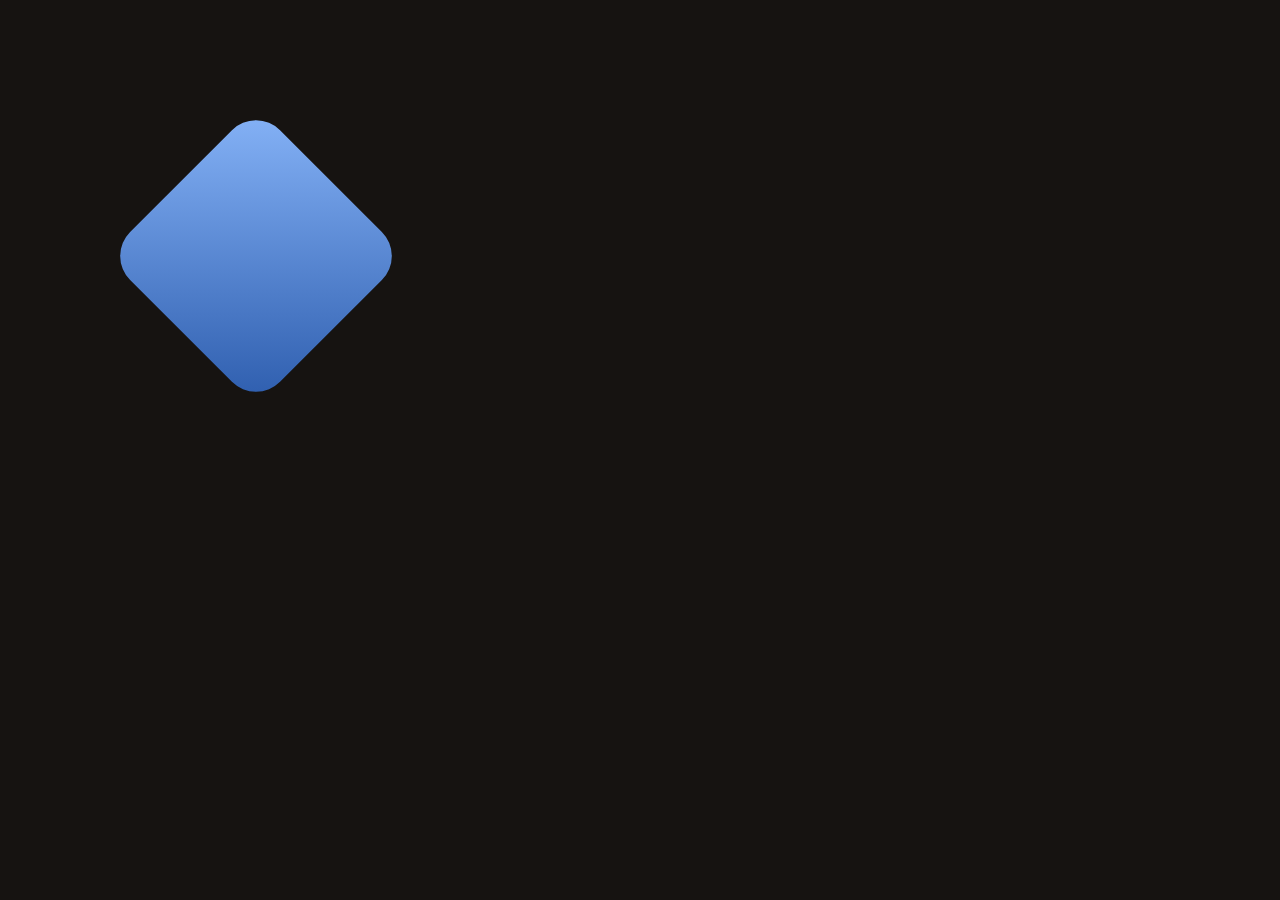
<file: brand/mark.svg.html>
<!doctype html><meta charset="utf-8">
<style>html,body{margin:0;background:#161311}</style>
<svg width="512" height="512" viewBox="0 0 512 512" xmlns="http://www.w3.org/2000/svg">
  <rect width="512" height="512" fill="#161311"/>
  <defs>
    <linearGradient id="g" gradientUnits="userSpaceOnUse" x1="130" y1="130" x2="382" y2="382">
      <stop offset="0" stop-color="#8FBCFF"/><stop offset="1" stop-color="#2454A6"/>
    </linearGradient>
  </defs>
  <rect x="150" y="150" width="212" height="212" rx="34" fill="url(#g)" transform="rotate(45 256 256)"/>
</svg>
</file>
